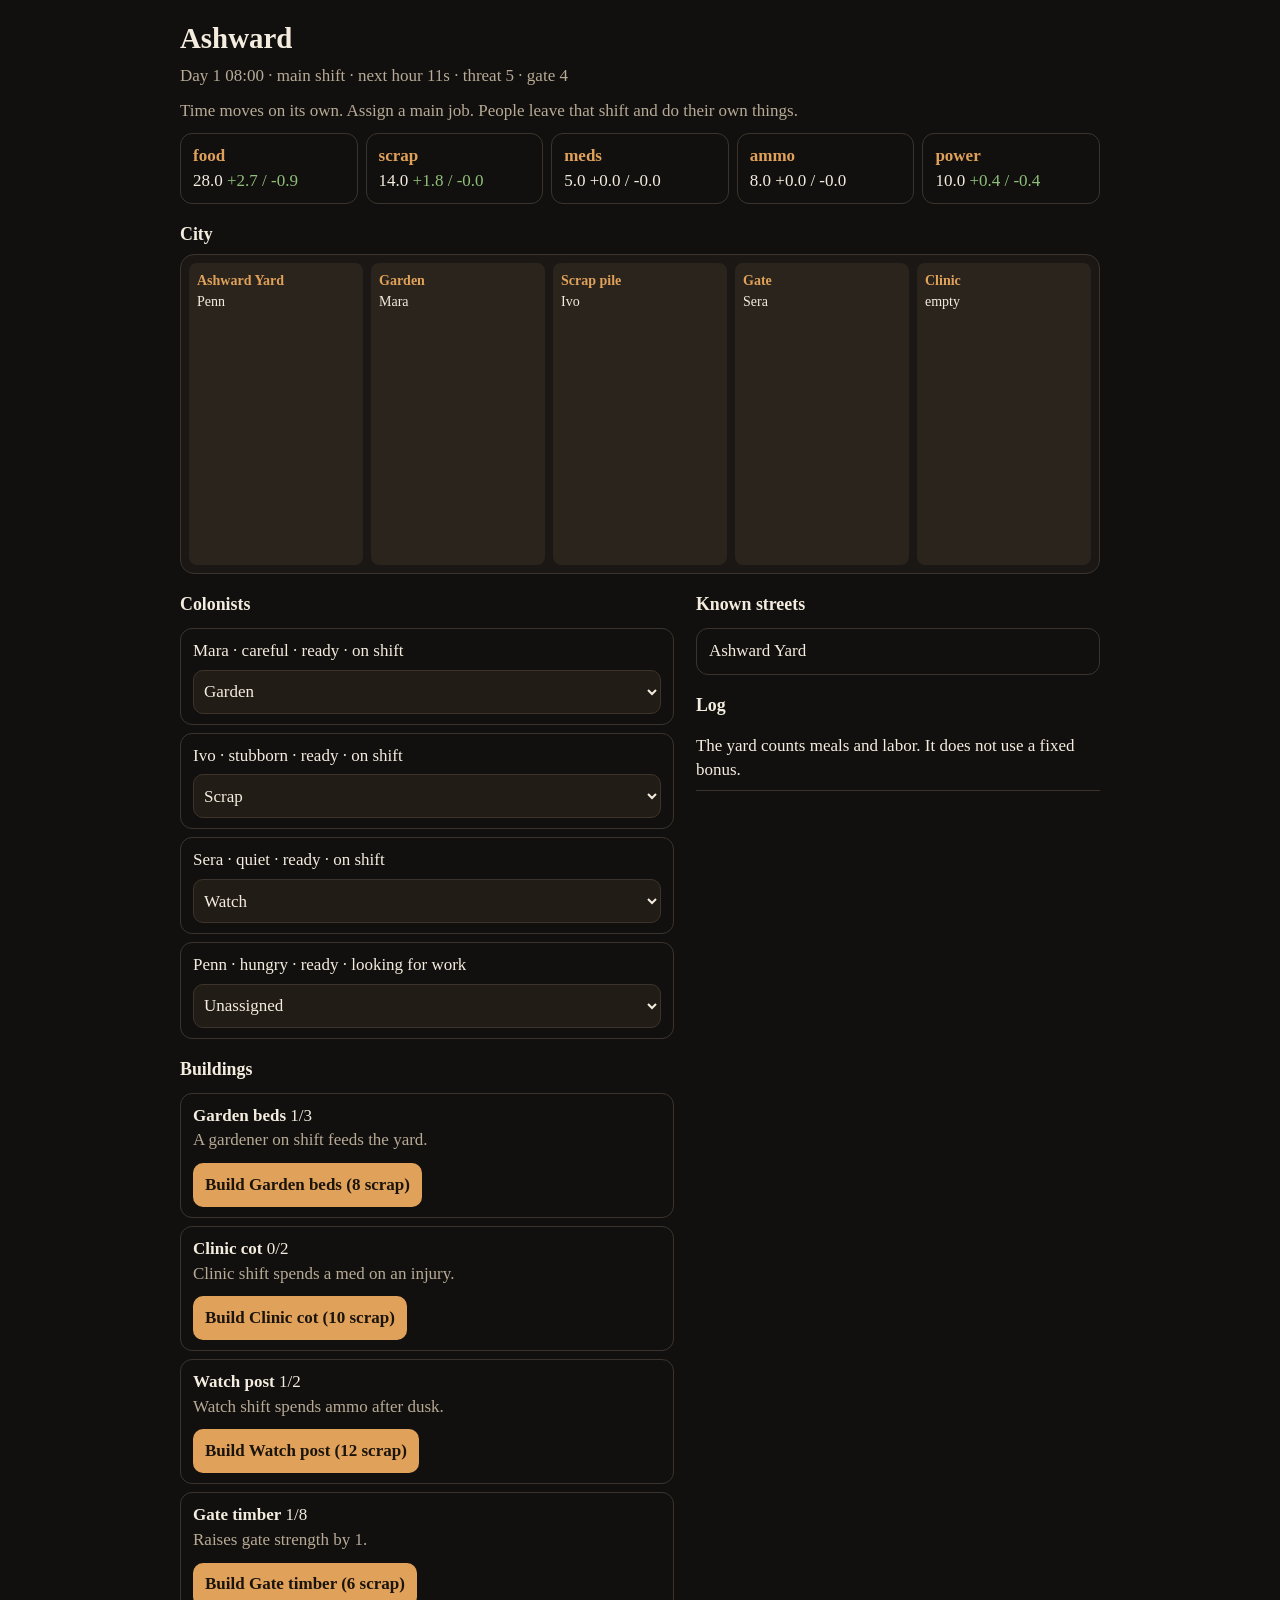
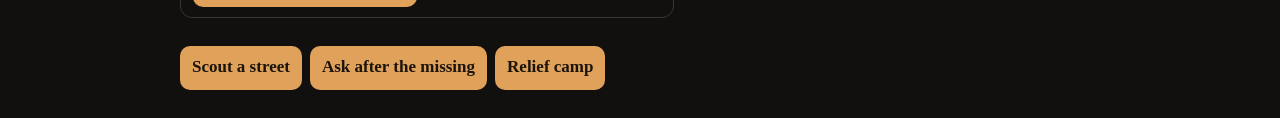
<file: index.html>
<!DOCTYPE html>
<html lang="en">
<head>
  <meta charset="UTF-8" />
  <meta name="viewport" content="width=device-width, initial-scale=1" />
  <meta name="theme-color" content="#12100e" />
  <title>Ashward</title>
  <link rel="stylesheet" href="css/style.css?v=0.6.0" />
</head>
<body>
  <h1>Ashward</h1>
  <p class="sub" id="clock">Yard clock</p>
  <p class="note">Time moves on its own. Assign a main job. People leave that shift and do their own things.</p>
  <section class="grid stocks" id="stocks"></section>
  <h2>City</h2>
  <div id="city-map" aria-label="City map"></div>
  <div class="layout">
    <div>
      <h2>Colonists</h2>
      <section class="grid" id="people"></section>
      <h2>Buildings</h2>
      <section class="grid" id="builds"></section>
    </div>
    <div>
      <h2>Known streets</h2>
      <section class="grid" id="map"></section>
      <h2>Log</h2>
      <ul id="log"></ul>
    </div>
  </div>
  <div id="actions">
    <button type="button" id="btn-scout">Scout a street</button>
    <button type="button" id="btn-search">Ask after the missing</button>
    <button type="button" id="btn-new">Relief camp</button>
  </div>
  <script src="js/data.js?v=0.6.0"></script>
  <script src="js/game.js?v=0.6.0"></script>
</body>
</html>
</file>
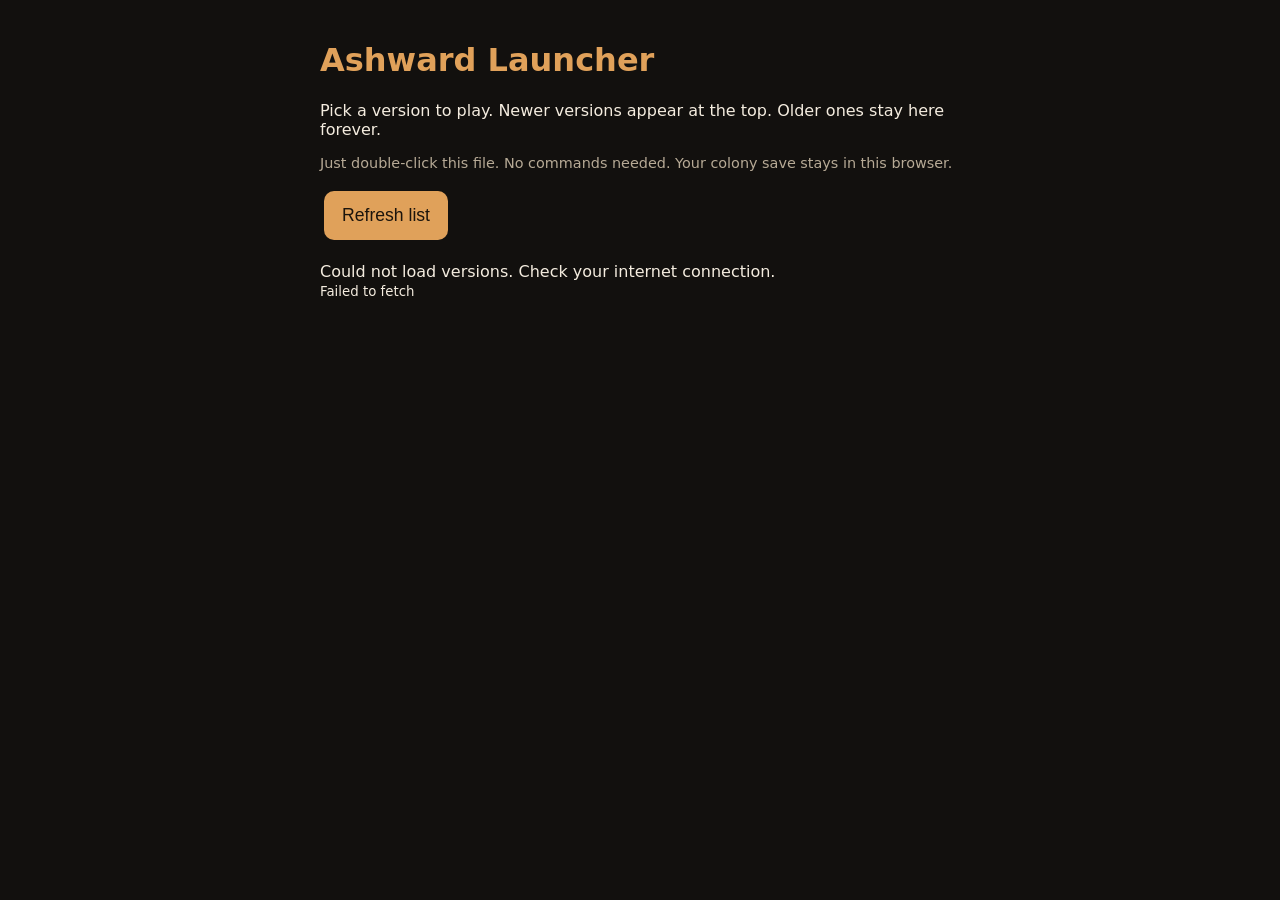
<file: tools/AshwardLauncher.html>
<!DOCTYPE html>
<html lang="en">
<head>
  <meta charset="UTF-8" />
  <meta name="viewport" content="width=device-width, initial-scale=1" />
  <title>Ashward Launcher</title>
  <style>
    body { font-family: system-ui, sans-serif; background: #12100e; color: #f4ecdf; margin: 0; padding: 20px; max-width: 40rem; margin-inline: auto; }
    h1 { color: #e0a15a; }
    button { font-size: 1.1rem; padding: 14px 18px; margin: 6px 4px; background: #e0a15a; color: #1b140c; border: 0; border-radius: 10px; cursor: pointer; }
    button:disabled { opacity: 0.5; }
    #list { margin-top: 16px; }
    .ver { border: 1px solid #3c342c; border-radius: 10px; padding: 12px; margin: 8px 0; }
    .note { color: #b7aa96; font-size: 0.9rem; }
  </style>
</head>
<body>
  <h1>Ashward Launcher</h1>
  <p>Pick a version to play. Newer versions appear at the top. Older ones stay here forever.</p>
  <p class="note">Just double-click this file. No commands needed. Your colony save stays in this browser.</p>
  <button id="refresh">Refresh list</button>
  <div id="list">Loading versions…</div>

  <script>
    const OWNER = 'SporadicShade';
    const REPO = 'sproutbound';

    async function loadVersions() {
      const list = document.getElementById('list');
      list.innerHTML = 'Loading versions…';
      try {
        const res = await fetch(`https://api.github.com/repos/${OWNER}/${REPO}/releases`);
        if (!res.ok) throw new Error('Could not reach GitHub');
        const releases = await res.json();
        if (!releases.length) {
          list.innerHTML = '<p>No versions released yet. Check back after the next update.</p>';
          return;
        }
        list.innerHTML = '';
        releases.forEach((r) => {
          const div = document.createElement('div');
          div.className = 'ver';
          const date = r.published_at ? new Date(r.published_at).toLocaleDateString() : '';
          div.innerHTML = `<strong>${r.tag_name}</strong> <span class="note">${date}</span><br>
            <button data-tag="${r.tag_name}">Play this version</button>`;
          list.appendChild(div);
        });
        list.querySelectorAll('button[data-tag]').forEach((btn) => {
          btn.addEventListener('click', () => play(btn.dataset.tag));
        });
      } catch (e) {
        list.innerHTML = `<p>Could not load versions. Check your internet connection.<br><small>${e.message}</small></p>`;
      }
    }

    async function play(tag) {
      const btn = event.target;
      btn.disabled = true;
      btn.textContent = 'Loading…';
      try {
        const base = `https://raw.githubusercontent.com/${OWNER}/${REPO}/${tag}`;
        const [html, css, data, game] = await Promise.all([
          fetch(`${base}/index.html`).then(r => r.text()),
          fetch(`${base}/css/style.css`).then(r => r.text()),
          fetch(`${base}/js/data.js`).then(r => r.text()),
          fetch(`${base}/js/game.js`).then(r => r.text()),
        ]);

        // Make a self-contained page
        let page = html
          .replace(/<link[^>]+style\.css[^>]*>/i, `<style>${css}</style>`)
          .replace(/<script[^>]+data\.js[^>]*><\/script>/i, `<script>${data}<\/script>`)
          .replace(/<script[^>]+game\.js[^>]*><\/script>/i, `<script>${game}<\/script>`);

        const blob = new Blob([page], { type: 'text/html' });
        const url = URL.createObjectURL(blob);
        window.open(url, '_blank');
        btn.textContent = 'Opened!';
        setTimeout(() => { btn.disabled = false; btn.textContent = 'Play this version'; }, 2000);
      } catch (e) {
        alert('Could not load that version. It may be missing files. Try another.\n' + e.message);
        btn.disabled = false;
        btn.textContent = 'Play this version';
      }
    }

    document.getElementById('refresh').addEventListener('click', loadVersions);
    loadVersions();
  </script>
</body>
</html>
</file>
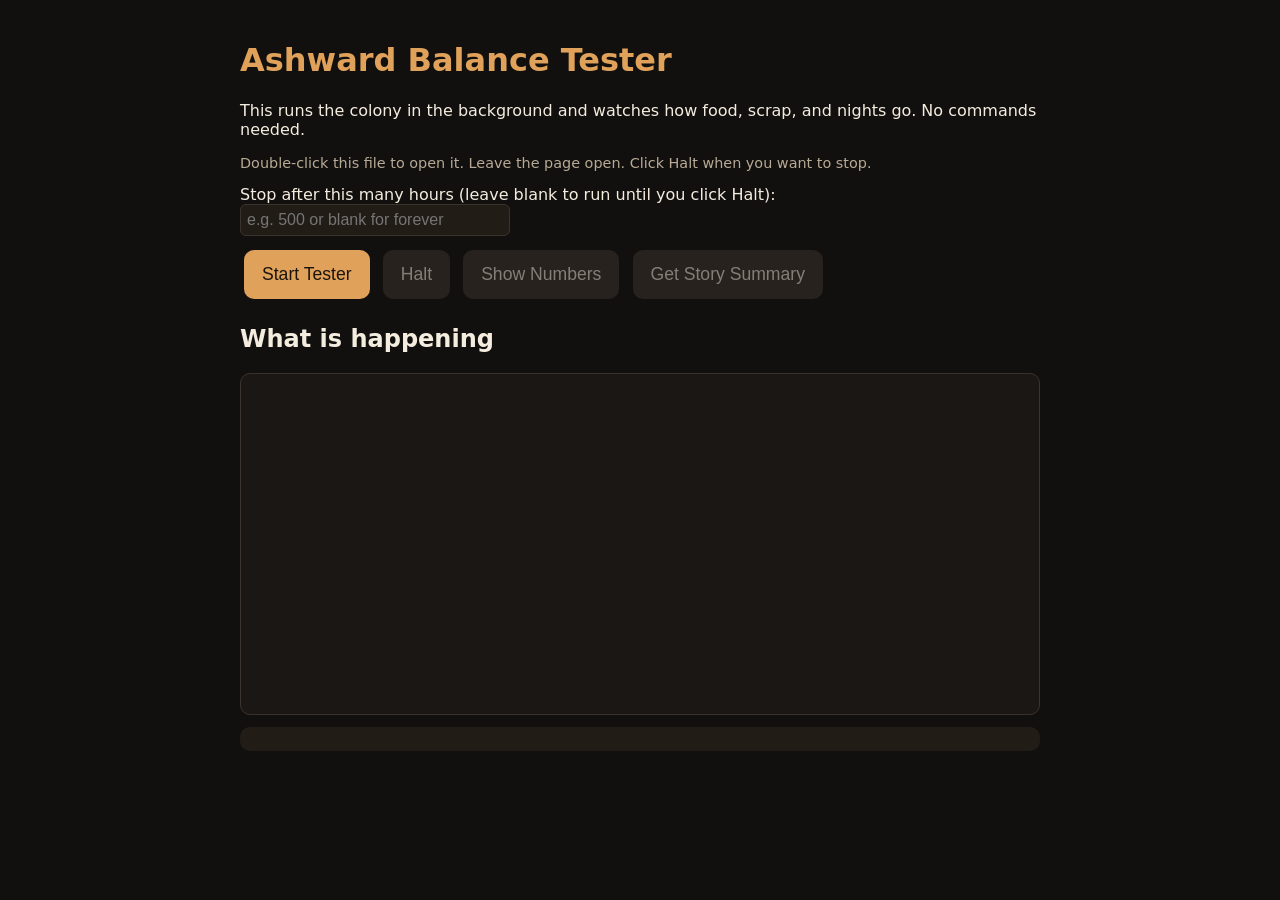
<file: tools/AshwardTester.html>
<!DOCTYPE html>
<html lang="en">
<head>
  <meta charset="UTF-8" />
  <meta name="viewport" content="width=device-width, initial-scale=1" />
  <title>Ashward Tester</title>
  <style>
    body { font-family: system-ui, sans-serif; background: #12100e; color: #f4ecdf; margin: 0; padding: 20px; max-width: 50rem; margin-inline: auto; }
    h1 { color: #e0a15a; }
    button { font-size: 1.1rem; padding: 14px 18px; margin: 6px 4px; background: #e0a15a; color: #1b140c; border: 0; border-radius: 10px; cursor: pointer; }
    button.secondary { background: #3c342c; color: #f4ecdf; }
    button:disabled { opacity: 0.5; }
    #log { background: #1a1714; border: 1px solid #3c342c; border-radius: 10px; height: 320px; overflow-y: auto; padding: 10px; font-family: monospace; font-size: 13px; white-space: pre-wrap; }
    #summary { background: #221c17; border-radius: 10px; padding: 12px; margin-top: 12px; white-space: pre-wrap; }
    label { display: block; margin: 8px 0; }
    input { font-size: 1rem; padding: 6px; border-radius: 6px; border: 1px solid #3c342c; background: #221c17; color: #f4ecdf; }
    .note { color: #b7aa96; font-size: 0.9rem; }
  </style>
</head>
<body>
  <h1>Ashward Balance Tester</h1>
  <p>This runs the colony in the background and watches how food, scrap, and nights go. No commands needed.</p>
  <p class="note">Double-click this file to open it. Leave the page open. Click Halt when you want to stop.</p>

  <label>Stop after this many hours (leave blank to run until you click Halt):<br>
    <input id="hours" type="number" min="1" placeholder="e.g. 500 or blank for forever" style="width: 16rem;">
  </label>

  <button id="start">Start Tester</button>
  <button id="halt" class="secondary" disabled>Halt</button>
  <button id="summaryBtn" class="secondary" disabled>Show Numbers</button>
  <button id="narrativeBtn" class="secondary" disabled>Get Story Summary</button>

  <h2>What is happening</h2>
  <div id="log"></div>
  <div id="summary"></div>

  <script>
    // Core sim (kept close to the game). No AI used while running.
    const A = {
      loot: [
        { name: 'sealed tin', stock: 'food', n: 2 },
        { name: 'coil of wire', stock: 'scrap', n: 3 },
        { name: 'clinic packet', stock: 'meds', n: 1 },
        { name: 'half box of rounds', stock: 'ammo', n: 1 },
        { name: 'dry battery', stock: 'power', n: 2 },
        { name: 'can of fuel', stock: 'power', n: 1 },
      ],
      districts: ['Cinder Market', 'Rail Cut', 'Glass Orchard', 'Pump Row'],
    };

    let state, stats, running = false, timer = null, maxHours = Infinity;

    function blank() {
      return {
        hour: 8, day: 1, threat: 5, gate: 4,
        buildings: { garden: 1, clinic: 0, watch: 1, wall: 1 },
        stocks: { food: 28, scrap: 14, meds: 5, ammo: 8, power: 10 },
        people: [
          { name: 'Mara', job: 'garden', hunger: 1, fatigue: 1, cond: 'ready', trait: 'careful', doing: 'on shift' },
          { name: 'Ivo', job: 'scrap', hunger: 2, fatigue: 1, cond: 'ready', trait: 'stubborn', doing: 'on shift' },
          { name: 'Sera', job: 'watch', hunger: 1, fatigue: 0, cond: 'ready', trait: 'quiet', doing: 'on shift' },
          { name: 'Penn', job: 'unassigned', hunger: 1, fatigue: 0, cond: 'ready', trait: 'hungry', doing: 'looking for work' },
        ],
        districts: [{ name: 'Ashward Yard' }],
        log: [],
      };
    }

    function clockHour() { return state.hour % 24; }
    function onShift() { const h = clockHour(); return h >= 7 && h < 15; }
    function night() { const h = clockHour(); return h >= 20 || h < 5; }
    function usable(p) { return p.cond === 'ready' || p.cond === 'tired'; }

    function addLog(line) {
      const el = document.getElementById('log');
      el.textContent += line + '\n';
      el.scrollTop = el.scrollHeight;
    }

    function labor(p) {
      if (!usable(p)) return 0;
      const tired = p.cond === 'tired' ? 0.6 : 1;
      const hrs = onShift() && p.job !== 'unassigned' ? 1 : 0.45;
      return hrs * tired;
    }

    function meal(p) {
      if (p.cond === 'missing') return 0;
      const base = p.trait === 'hungry' ? 0.22 : 0.16;
      return base + (p.doing === 'on shift' ? 0.06 : 0.02);
    }

    function rates() {
      const beds = Math.max(1, state.buildings.garden || 1);
      const yield_ = 1.2 * (1 - Math.exp(-beds / 2));
      let food = 0, scrap = 0, power = 0;
      state.people.forEach(p => {
        const l = labor(p);
        if (p.job === 'garden') food += l * (2.2 + yield_);
        if (p.job === 'scrap') { scrap += l * 1.8; power += l * 0.4; }
        if (p.job === 'unassigned' && p.doing === 'picking up odd jobs') scrap += 0.4;
      });
      const foodUse = state.people.reduce((n, p) => n + meal(p), 0);
      const medUse = state.people.some(p => p.job === 'clinic' && usable(p)) && state.buildings.clinic && state.people.some(p => p.cond === 'injured') ? 0.25 : 0;
      const ammoUse = night() ? state.people.filter(p => p.job === 'watch' && usable(p)).length * 0.15 : 0;
      return { food: {make: food, use: foodUse}, scrap: {make: scrap, use: 0}, meds: {make: 0, use: medUse}, ammo: {make: 0, use: ammoUse}, power: {make: power, use: 0.35} };
    }

    function streets() { return state.districts.filter(d => d.name !== 'Ashward Yard'); }

    function steward(p) {
      const s = streets().length;
      const scores = [
        { task: 'resting', score: p.fatigue * 2 + (p.cond === 'tired' ? 3 : 0) },
        { task: 'looking for a meal', score: p.hunger * 1.4 },
        { task: 'checking the gate', score: Math.max(0, state.threat - state.gate) },
        { task: 'picking up odd jobs', score: state.stocks.scrap < 8 ? 2 : 0.4 },
        { task: 'sitting with the injured', score: state.people.some(q => q.cond === 'injured') ? 2.5 : 0 },
        { task: 'scavenging a street', score: s ? (state.stocks.scrap < 10 ? 2.2 : 1.3) : 0 },
      ];
      scores.sort((a, b) => b.score - a.score);
      return scores[0];
    }

    function tryLoot(p) {
      if (p.doing !== 'scavenging a street' || !p.street) return;
      if (Math.random() > 0.4) return;
      const find = A.loot[Math.floor(Math.random() * A.loot.length)];
      state.stocks[find.stock] = (state.stocks[find.stock] || 0) + find.n;
      stats.loot += 1;
      addLog(`${p.name} brings back a ${find.name} from ${p.street}`);
    }

    function tick() {
      state.hour += 1;
      if (state.hour % 24 === 0) state.day += 1;
      stats.hours += 1;
      const shift = onShift();

      state.people.forEach(p => {
        if (p.cond === 'missing') { p.doing = 'missing'; return; }
        if (p.cond === 'injured') { p.doing = 'lying up'; return; }
        if (shift && p.job !== 'unassigned') {
          p.doing = 'on shift'; p.street = null; p.fatigue = Math.min(8, p.fatigue + 0.4);
        } else {
          const c = steward(p);
          p.doing = c.task;
          if (c.task === 'scavenging a street' && !p.street && streets().length) {
            const list = streets();
            p.street = list[Math.floor(Math.random() * list.length)].name;
          } else if (c.task !== 'scavenging a street') p.street = null;
          p.fatigue = Math.max(0, p.fatigue - (c.task === 'resting' ? 1 : 0.3));
          if (p.cond === 'tired' && p.fatigue < 2) p.cond = 'ready';
          tryLoot(p);
        }
      });

      const r = rates();
      state.stocks.food = Math.max(0, state.stocks.food + r.food.make - r.food.use);
      state.stocks.scrap += r.scrap.make;
      state.stocks.power = Math.max(0, state.stocks.power + r.power.make - r.power.use);
      state.stocks.ammo = Math.max(0, state.stocks.ammo - r.ammo.use);
      state.stocks.meds = Math.max(0, state.stocks.meds - r.meds.use);

      state.people.forEach(p => {
        if (p.cond === 'missing') return;
        p.hunger = state.stocks.food > 0 ? Math.max(0, p.hunger - 0.4) : p.hunger + 1;
        if (p.hunger > 6) p.cond = 'tired';
      });

      if (state.stocks.food <= 0) stats.foodZero += 1;
      if (state.stocks.scrap < 5) stats.scrapLow += 1;
      stats.minFood = Math.min(stats.minFood, state.stocks.food);
      stats.minScrap = Math.min(stats.minScrap, state.stocks.scrap);

      if (clockHour() === 21) {
        stats.nights += 1;
        const watch = state.people.filter(p => p.job === 'watch' && usable(p)).length;
        if (state.threat > state.gate + watch) {
          const v = state.people.find(usable);
          if (v) { v.cond = 'injured'; v.doing = 'lying up'; stats.injuries += 1; addLog(`${v.name} is brought in from the gate.`); }
        } else {
          stats.holds += 1;
          addLog('Night noise. The gate number holds.');
        }
      }

      if (stats.hours % 48 === 0 && state.stocks.food > 6 && Math.random() < 0.4) {
        const n = state.districts.length;
        const base = A.districts[n % A.districts.length];
        const name = n < A.districts.length ? base : `${base} ${n}`;
        state.districts.push({ name });
        state.stocks.food -= 3;
        addLog(`Scouted ${name}.`);
      }

      if (stats.hours % 24 === 0) addLog(`--- Day ${state.day} complete. Food ${state.stocks.food.toFixed(1)} Scrap ${state.stocks.scrap.toFixed(1)} ---`);
    }

    function getSummary() {
      return {
        hours: stats.hours,
        days: Math.floor(stats.hours / 24),
        nights: stats.nights,
        nightsHeld: stats.holds,
        injuries: stats.injuries,
        finds: stats.loot,
        hoursWithNoFood: stats.foodZero,
        hoursWithLowScrap: stats.scrapLow,
        lowestFood: stats.minFood === Infinity ? null : Math.round(stats.minFood * 10) / 10,
        lowestScrap: stats.minScrap === Infinity ? null : Math.round(stats.minScrap * 10) / 10,
        final: { ...state.stocks },
      };
    }

    function showNumbers() {
      const s = getSummary();
      document.getElementById('summary').textContent = JSON.stringify(s, null, 2);
    }

    async function getNarrative() {
      let key = localStorage.getItem('ashward-grok-key');
      if (!key) {
        key = prompt('Paste your Grok / xAI API key once (it stays only on this computer):');
        if (!key) return;
        localStorage.setItem('ashward-grok-key', key.trim());
      }
      const s = getSummary();
      document.getElementById('summary').textContent = 'Asking for a short story summary…';
      try {
        const res = await fetch('https://api.x.ai/v1/chat/completions', {
          method: 'POST',
          headers: { 'Authorization': 'Bearer ' + key, 'Content-Type': 'application/json' },
          body: JSON.stringify({
            model: 'grok-3',
            messages: [
              { role: 'system', content: 'You are a clear, calm colony analyst. In 4-6 plain sentences, tell what the numbers mean for a person who is not a gamer. Focus on whether the yard stays fed, whether nights are safe, and any worries. No gore.' },
              { role: 'user', content: JSON.stringify(s) },
            ],
            max_tokens: 300,
          }),
        });
        const j = await res.json();
        const text = j.choices?.[0]?.message?.content || JSON.stringify(j);
        document.getElementById('summary').textContent = text;
      } catch (e) {
        document.getElementById('summary').textContent = 'Could not reach the summary service. Here are the numbers instead:\n\n' + JSON.stringify(getSummary(), null, 2);
      }
    }

    document.getElementById('start').addEventListener('click', () => {
      if (running) return;
      const h = document.getElementById('hours').value;
      maxHours = h ? Number(h) : Infinity;
      state = blank();
      stats = { hours: 0, nights: 0, holds: 0, injuries: 0, loot: 0, foodZero: 0, scrapLow: 0, minFood: Infinity, minScrap: Infinity };
      document.getElementById('log').textContent = '';
      document.getElementById('summary').textContent = '';
      addLog('Tester started. Click Halt when you want to stop.');
      running = true;
      document.getElementById('start').disabled = true;
      document.getElementById('halt').disabled = false;
      document.getElementById('summaryBtn').disabled = true;
      document.getElementById('narrativeBtn').disabled = true;
      timer = setInterval(() => {
        if (stats.hours >= maxHours) { halt(); return; }
        tick();
      }, 20);
    });

    function halt() {
      if (!running) return;
      clearInterval(timer);
      running = false;
      addLog('\n--- Stopped ---');
      document.getElementById('start').disabled = false;
      document.getElementById('halt').disabled = true;
      document.getElementById('summaryBtn').disabled = false;
      document.getElementById('narrativeBtn').disabled = false;
      showNumbers();
    }

    document.getElementById('halt').addEventListener('click', halt);
    document.getElementById('summaryBtn').addEventListener('click', showNumbers);
    document.getElementById('narrativeBtn').addEventListener('click', getNarrative);
  </script>
</body>
</html>
</file>
<file: css/style.css>
:root {
  --bg: #12100e;
  --ink: #f4ecdf;
  --dim: #b7aa96;
  --line: #3c342c;
  --accent: #e0a15a;
  --up: #8fbf7a;
  --down: #d4776a;
}
* { box-sizing: border-box; }
html, body {
  margin: 0;
  background: var(--bg);
  color: var(--ink);
  font: 17px/1.45 "Iowan Old Style", Palatino, serif;
}
body { padding: 18px 16px 28px; max-width: 56rem; margin: 0 auto; }
h1 { font-size: 1.7rem; margin: 0 0 4px; }
.sub, .note { color: var(--dim); margin: 0 0 10px; }
.grid { display: grid; gap: 8px; margin: 10px 0 16px; }
.stocks { grid-template-columns: repeat(auto-fit, minmax(128px, 1fr)); }
.card, .person, .district, .build {
  border: 1px solid var(--line);
  border-radius: 12px;
  padding: 10px 12px;
}
.card b, .person b { color: var(--accent); }
.rate.up { color: var(--up); }
.rate.down { color: var(--down); }
.person { display: grid; gap: 6px; }
select, button {
  font: inherit;
  border-radius: 10px;
  min-height: 44px;
}
select { background: #221c17; color: var(--ink); border: 1px solid var(--line); padding: 6px; }
#city-map {
  display: grid;
  grid-template-columns: repeat(auto-fit, minmax(140px, 1fr));
  gap: 8px;
  min-height: 180px;
  height: auto;
  padding: 8px;
  border: 1px solid var(--line);
  border-radius: 14px;
  background: #1a1714;
}
.plot {
  position: static;
  min-height: 72px;
  padding: 8px;
  border-radius: 8px;
  background: #2a241c;
  font-size: 14px;
}
.plot b { color: var(--accent); }
#log { list-style: none; padding: 0; margin: 8px 0 0; }
#log li { padding: 7px 0; border-bottom: 1px solid var(--line); }
#actions { display: flex; flex-wrap: wrap; gap: 8px; margin-top: 12px; }
button { font-weight: 700; background: var(--accent); color: #1b140c; border: 0; padding: 8px 12px; }
h2 { font-size: 1.05rem; margin: 18px 0 6px; }
@media (min-width: 800px) {
  .layout { display: grid; grid-template-columns: 1.1fr 0.9fr; gap: 22px; }
  #city-map { height: 320px; }
}
</file>
